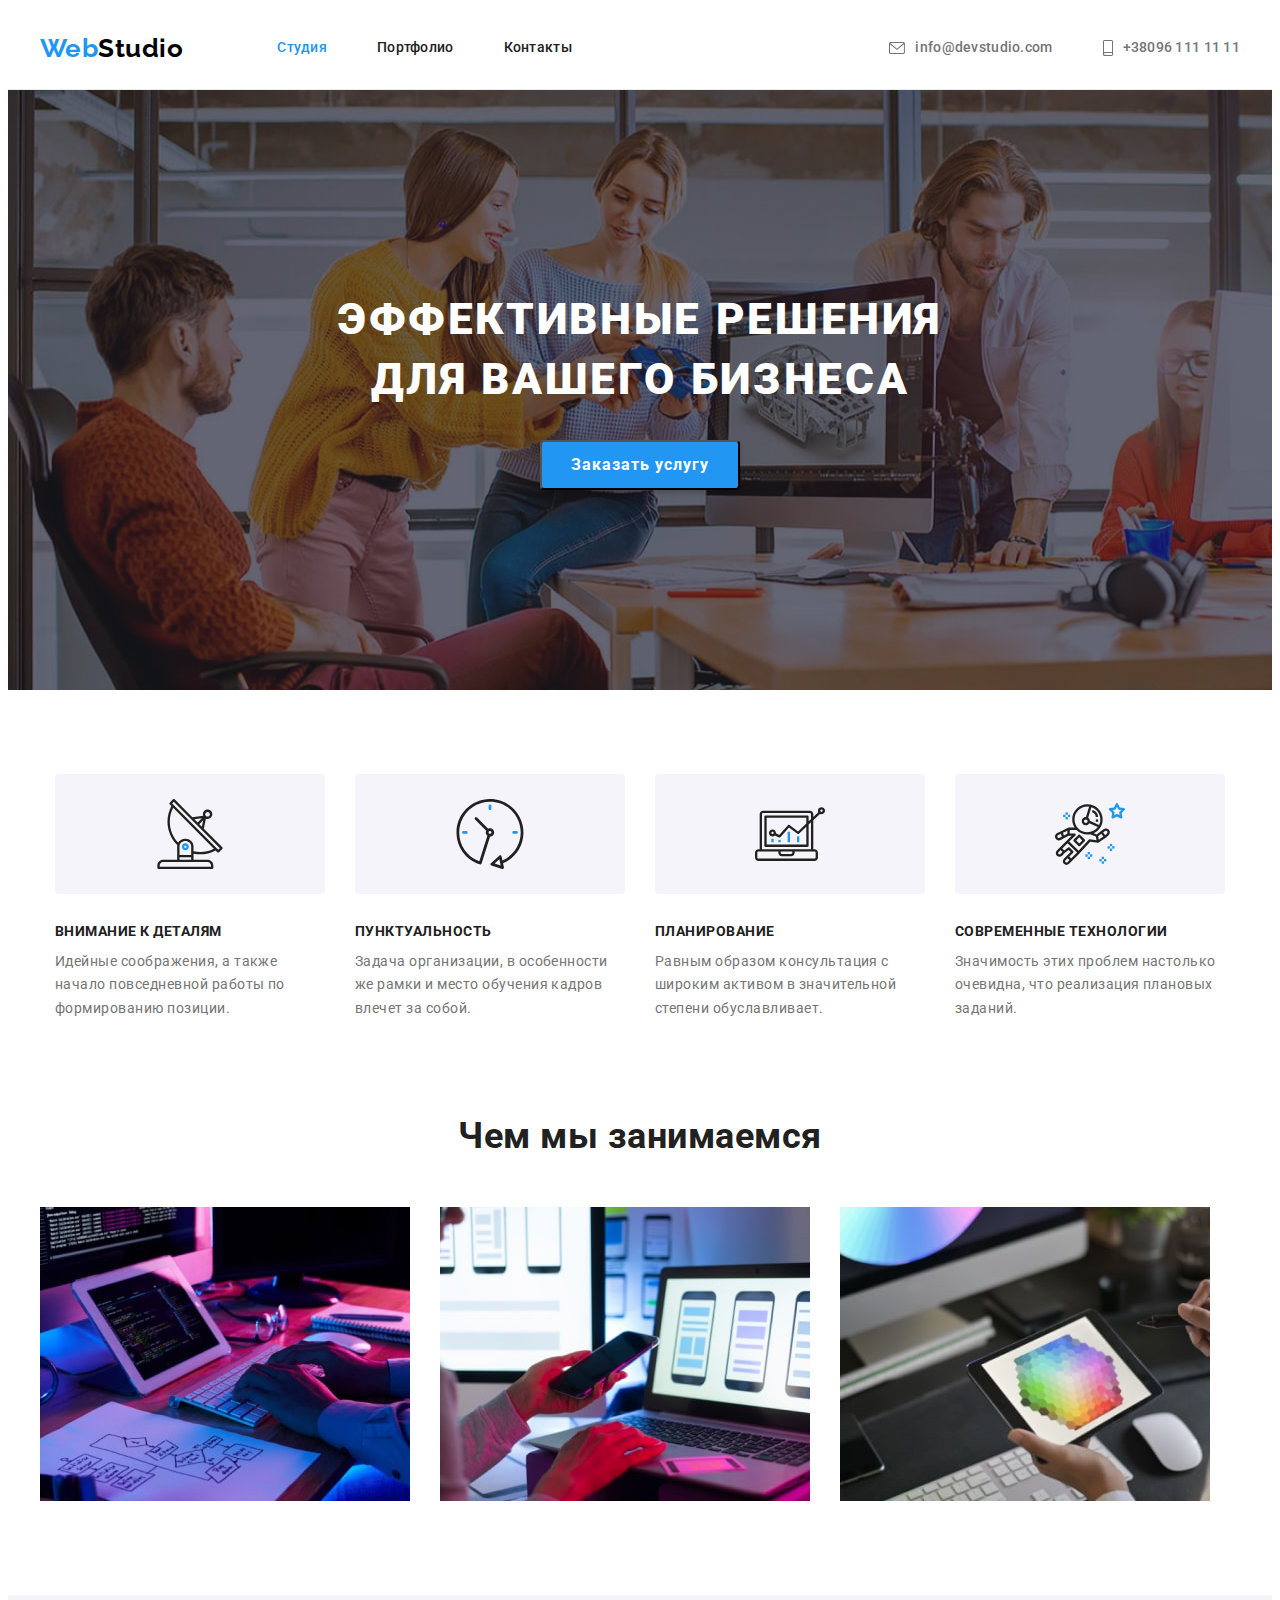
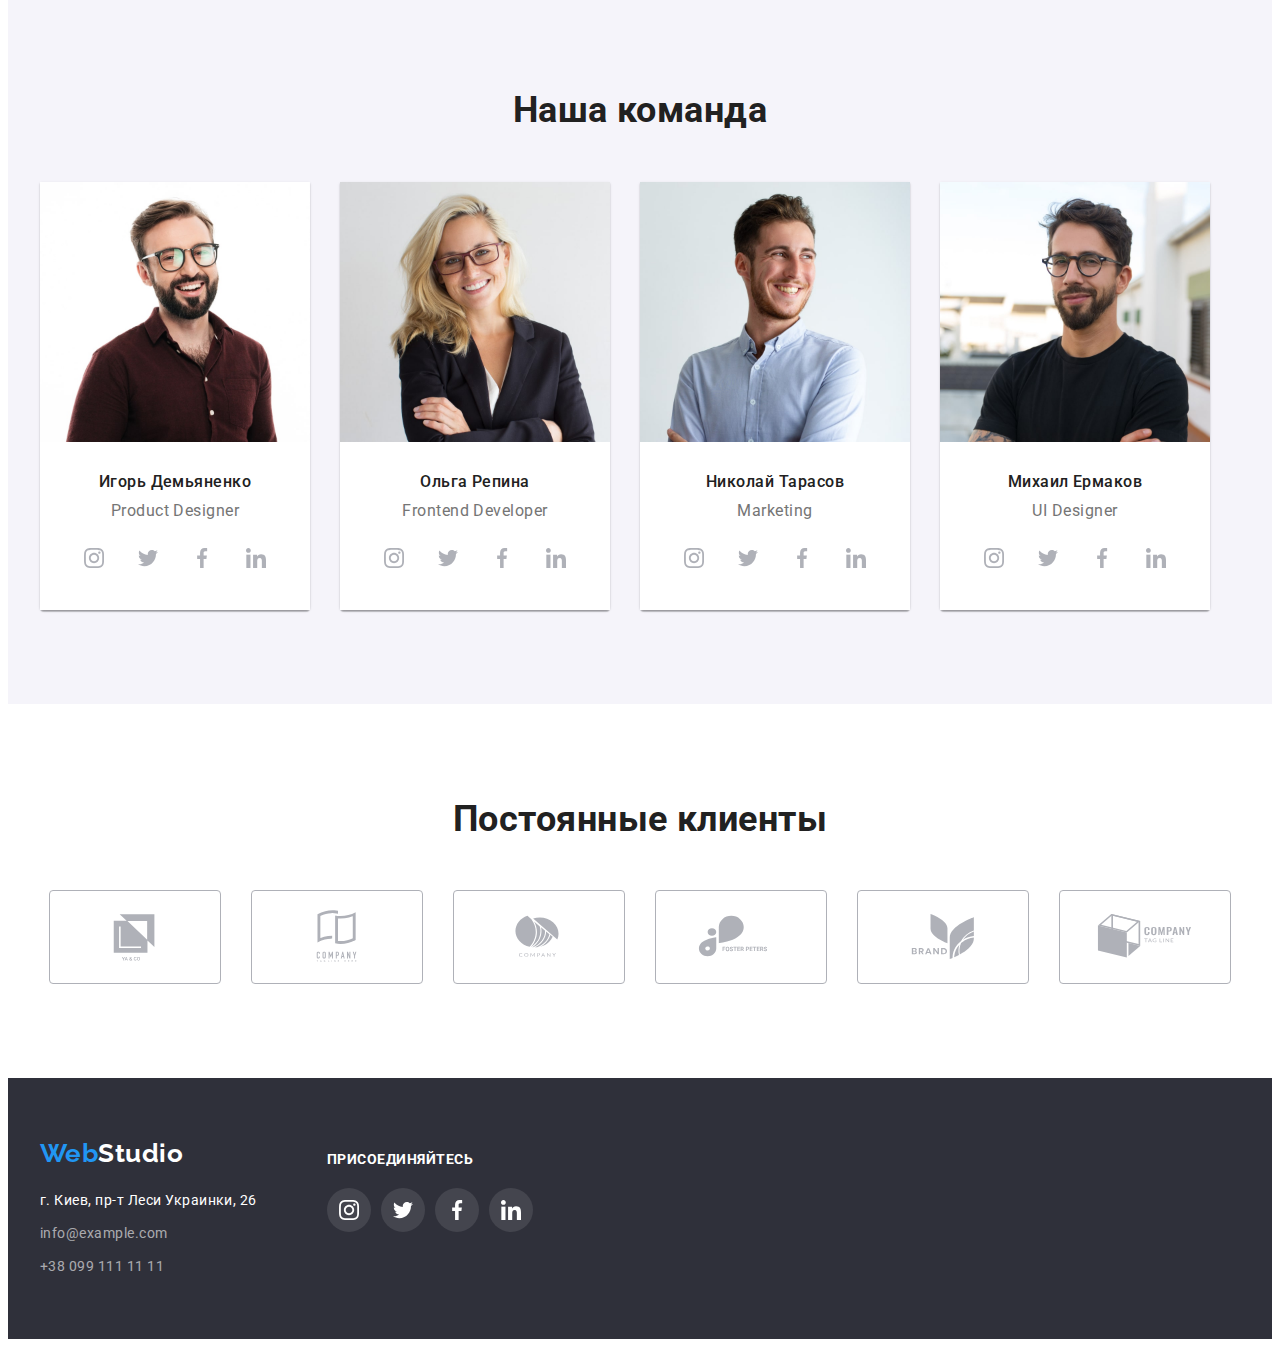
<file: index.html>
<!DOCTYPE html>
<html lang="ru">

<head>
    <meta charset="UTF-8">
    <meta http-equiv="X-UA-Compatible" content="IE=edge">
    <meta name="viewport" content="width=device-width, initial-scale=1.0">
    <link rel="preconnect" href="https://fonts.googleapis.com">
    <link rel="preconnect" href="https://fonts.gstatic.com" crossorigin>
    <link
        href="https://fonts.googleapis.com/css2?family=Raleway:wght@700&family=Roboto:wght@400;500;700;900&display=swap"
        rel="stylesheet">
    <link rel="stylesheet" href="https://cdnjs.cloudflare.com/ajax/libs/modern-normalize/1.1.0/modern-normalize.min.css"
        integrity="sha512-wpPYUAdjBVSE4KJnH1VR1HeZfpl1ub8YT/NKx4PuQ5NmX2tKuGu6U/JRp5y+Y8XG2tV+wKQpNHVUX03MfMFn9Q=="
        crossorigin="anonymous" referrerpolicy="no-referrer" />
    <link rel="stylesheet" href="./css/styles.css">
    <title>Эффективные решения для вашего бизнеса></title>
</head>

<body>
    <!-- Шапка проекта -->
    <header class="head">
        <div class="container main">
            <nav class="head-navigation main">
                <a href="" class="logo link"><span class="logo-primary-accent">Web</span>Studio</a>
                <ul class="head-list list">
                    <li class="head-content"><a class="head-item link current" href="./index.html">Студия</a></li>
                    <li class="head-content"><a class="head-item link" href="./portfolio.html">Портфолио</a></li>
                    <li class="head-content"><a class="head-item link" href="">Контакты</a></li>
                </ul>
            </nav>
            <ul class="head-btn list">
                <li class="head-btn-content">
                    <a class="btn-item link" href="mailto:">
                        <svg class="head-icon" width="16" height="12">
                            <use href="./css/icons/symbol-defs.svg#icon-envelope"></use>
                        </svg>
                        info@devstudio.com</a></li>
                <li class="head-btn-content">
                    <a class="btn-item link" href="tel:+380961111111">
                        <svg class="head-icon" width="10" height="16">
                            <use href="./css/icons/symbol-defs.svg#icon-smartphone"></use>
                        </svg>
                        +38096 111 11 11</a></li>
            </ul>
        </div>
    </header>

    <main>
        <!-- Герой -->
        <section class="hero">
            <h1 class="hero-title">Эффективные решения<br>для вашего бизнеса</h1>
            <button type="button" class="hero-btn">Заказать услугу</button>
        </section>

        <!-- Преимущества компании -->
        <section class="properties">
            <div class="container">
                <h2 class="hidden">Преимущества компании</h2>
                <ul class="properties-list list">
                    <li class="properties-item">
                        <a href="" class="properties-link"><svg class="properties-icon" width="70" height="70">
                            <use href="./css/icons/symbol-defs.svg#icon-antenna"></use>
                            </svg></a>
                        <h3 class="properties-title">Внимание к деталям</h3>
                        <p class="properties-text">Идейные соображения, а также начало повседневной работы по
                            формированию позиции.</p>
                    </li>
                    <li class="properties-item">
                        <a href="" class="properties-link">
                            <svg class="properties-icon" width="70" height="70">
                            <use href="./css/icons/symbol-defs.svg#icon-clock"></use>
                            </svg></a>
                        <h3 class="properties-title">Пунктуальность</h3>
                        <p class="properties-text">Задача организации, в особенности же рамки и место обучения кадров
                            влечет за собой.</p>
                    </li>
                    <li class="properties-item">
                        <a href="" class="properties-link">
                            <svg class="properties-icon" width="70" height="70">
                            <use href="./css/icons/symbol-defs.svg#icon-diagram"></use>
                            </svg></a>
                        <h3 class="properties-title">Планирование</h3>
                        <p class="properties-text">Равным образом консультация с широким активом в значительной степени
                            обуславливает.</p>
                    </li>
                    <li class="properties-item">
                        <a href="" class="properties-link">
                            <svg class="properties-icon" width="70" height="70">
                            <use href="./css/icons/symbol-defs.svg#icon-astronaut"></use>
                            </svg></a>
                        <h3 class="properties-title">Современные технологии</h3>
                        <p class="properties-text">Значимость этих проблем настолько очевидна, что реализация плановых
                            заданий.</p>
                    </li>
                </ul>
            </div>
        </section>

        <!-- Чем мы занимаемся -->
        <section class="work">
            <div class="container">
                <h2 class="work-title">Чем мы занимаемся</h2>
                <ul class="work-list list">
                    <li class="work-item"><img src="./images/box-1-min.jpg" alt="Печатает на клавиатуре" width="370"
                            height="294"></li>
                    <li class="work-item"><img src="./images/box-2-min.jpg" alt="Работает в телефоне" width="370"
                            height="294"></li>
                    <li class="work-item"><img src="./images/box-3-min.jpg" alt="Работает с планшетом" width="370"
                            height="294"></li>
                </ul>
            </div>
        </section>

        <!-- Наша команда -->
        <section class="team">
            <div class="container">
                <h2 class="team-title">Наша команда</h2>
                <ul class="team-list list">
                    <li class="team-item">
                        <img src="./images/img-1-Demyanenko-min.jpg" alt="Портрет Игоря Демьяненка" width="270"
                            height="260">
                        <div class="team-content">
                            <h3 class="team-name">Игорь Демьяненко</h3>
                            <p lang="en" class="team-text">Product Designer</p>
                            <ul class="team-contakt-list list">
                                <li class="team-contakt-item">
                                    <a href="" class="team-contakt-link">
                                        <svg class="team-contakt-icon" width="20" height="20">
                                            <use href="./css/icons/symbol-defs.svg#icon-instagram"></use>
                                        </svg></a></li>
                                <li class="team-contakt-item">
                                    <a href="" class="team-contakt-link">
                                        <svg class="team-contakt-icon" width="20" height="20">
                                            <use href="./css/icons/symbol-defs.svg#icon-twitter"></use>
                                        </svg></a></li>
                                <li class="team-contakt-item">
                                    <a href="" class="team-contakt-link">
                                        <svg class="team-contakt-icon" width="20" height="20">
                                            <use href="./css/icons/symbol-defs.svg#icon-facebook"></use>
                                        </svg></a></li>
                                <li class="team-contakt-item">
                                    <a href="" class="team-contakt-link">
                                        <svg class="team-contakt-icon" width="20" height="20">
                                            <use href="./css/icons/symbol-defs.svg#icon-linkedin"></use>
                                        </svg></a></li>
                            </ul>
                        </div>
                    <li class="team-item">
                        <img src="./images/img-2-Repina-min.jpg" alt="Портрет Ольги Репиной" width="270" height="260">
                        <div class="team-content">
                            <h3 class="team-name">Ольга Репина</h3>
                            <p lang="en" class="team-text">Frontend Developer</p>
                            <ul class="team-contakt-list list">
                                <li class="team-contakt-item">
                                    <a href="" class="team-contakt-link">
                                        <svg class="team-contakt-icon" width="20" height="20">
                                            <use href="./css/icons/symbol-defs.svg#icon-instagram"></use>
                                        </svg></a></li>
                                <li class="team-contakt-item">
                                    <a href="" class="team-contakt-link">
                                        <svg class="team-contakt-icon" width="20" height="20">
                                            <use href="./css/icons/symbol-defs.svg#icon-twitter"></use>
                                        </svg></a></li>
                                <li class="team-contakt-item">
                                    <a href="" class="team-contakt-link">
                                        <svg class="team-contakt-icon" width="20" height="20">
                                            <use href="./css/icons/symbol-defs.svg#icon-facebook"></use>
                                        </svg></a></li>
                                <li class="team-contakt-item">
                                    <a href="" class="team-contakt-link">
                                        <svg class="team-contakt-icon" width="20" height="20">
                                            <use href="./css/icons/symbol-defs.svg#icon-linkedin"></use>
                                        </svg></a></li>
                            </ul>
                        </div>
                    </li>
                    <li class="team-item">
                        <img src="./images/img-3-Tarasov-min.jpg" alt="Портрет Николая Тарасова" width="270"
                            height="260">
                        <div class="team-content">
                            <h3 class="team-name">Николай Тарасов</h3>
                            <p lang="en" class="team-text">Marketing</p>
                            <ul class="team-contakt-list list">
                                <li class="team-contakt-item">
                                    <a href="" class="team-contakt-link">
                                        <svg class="team-contakt-icon" width="20" height="20">
                                            <use href="./css/icons/symbol-defs.svg#icon-instagram"></use>
                                        </svg></a></li>
                                <li class="team-contakt-item">
                                    <a href="" class="team-contakt-link">
                                        <svg class="team-contakt-icon" width="20" height="20">
                                            <use href="./css/icons/symbol-defs.svg#icon-twitter"></use>
                                        </svg></a></li>
                                <li class="team-contakt-item">
                                    <a href="" class="team-contakt-link">
                                        <svg class="team-contakt-icon" width="20" height="20">
                                            <use href="./css/icons/symbol-defs.svg#icon-facebook"></use>
                                        </svg></a></li>
                                <li class="team-contakt-item">
                                    <a href="" class="team-contakt-link">
                                        <svg class="team-contakt-icon" width="20" height="20">
                                            <use href="./css/icons/symbol-defs.svg#icon-linkedin"></use>
                                        </svg></a></li>
                            </ul>
                        </div>
                    </li>
                    <li class="team-item">
                        <img src="./images/img-4-Ermakov-min.jpg" alt="Портрет Михаила Ермакова" width="270"
                            height="260">
                        <div class="team-content">
                            <h3 class="team-name">Михаил Ермаков</h3>
                            <p lang="en" class="team-text">UI Designer</p>
                            <ul class="team-contakt-list list">
                                <li class="team-contakt-item">
                                    <a href="" class="team-contakt-link">
                                        <svg class="team-contakt-icon" width="20" height="20">
                                            <use href="./css/icons/symbol-defs.svg#icon-instagram"></use>
                                        </svg></a></li>
                                <li class="team-contakt-item">
                                    <a href="" class="team-contakt-link">
                                        <svg class="team-contakt-icon" width="20" height="20">
                                            <use href="./css/icons/symbol-defs.svg#icon-twitter"></use>
                                        </svg></a></li>
                                <li class="team-contakt-item">
                                    <a href="" class="team-contakt-link">
                                        <svg class="team-contakt-icon" width="20" height="20">
                                            <use href="./css/icons/symbol-defs.svg#icon-facebook"></use>
                                        </svg></a></li>
                                <li class="team-contakt-item">
                                    <a href="" class="team-contakt-link">
                                        <svg class="team-contakt-icon" width="20" height="20">
                                            <use href="./css/icons/symbol-defs.svg#icon-linkedin"></use>
                                        </svg></a></li>
                            </ul>
                        </div>
                    </li>
                </ul>
            </div>
        </section>
<!-- Постоянные клиенты -->
        <section class="clients">
            <div class="container">
                <h2 class="clients-title">Постоянные клиенты</h2>
                <ul class="clients-list list">
                    <li class="clients-item">
                        <a href="" class="clients-link">
                            <svg class="clients-icon" width="106" height="60">
                            <use href="./css/icons/symbol-defs.svg#icon-Logo1"></use>
                        </svg></a></li>
                    <li class="clients-item">
                        <a href="" class="clients-link">
                            <svg class="clients-icon" width="106" height="60">
                            <use href="./css/icons/symbol-defs.svg#icon-Logo2"></use>
                        </svg></a></li>
                    <li class="clients-item">
                        <a href="" class="clients-link">
                            <svg class="clients-icon" width="106" height="60">
                            <use href="./css/icons/symbol-defs.svg#icon-Logo3"></use>
                        </svg></a></li>
                    <li class="clients-item">
                        <a href="" class="clients-link">
                            <svg class="clients-icon" width="106" height="60">
                            <use href="./css/icons/symbol-defs.svg#icon-Logo4"></use>
                        </svg></a></li>
                    <li class="clients-item">
                        <a href="" class="clients-link">
                            <svg class="clients-icon" width="106" height="60">
                            <use href="./css/icons/symbol-defs.svg#icon-Logo5"></use>
                        </svg></a></li>
                    <li class="clients-item">
                        <a href="" class="clients-link">
                            <svg class="clients-icon" width="106" height="60">
                            <use href="./css/icons/symbol-defs.svg#icon-Logo6"></use>
                        </svg></a></li>
                </ul>
            </div>
        </section>
    </main>

    <!-- Футер -->
    <footer class="footer">
        <div class="footer-content container">
            <div class="footer-address">
                <a class="logo-secondary link" href=""><span class="logo-secondary-accent">Web</span>Studio</a>
                <address>
                    <ul class="footer-list list">
                        <li class="footer-item">
                            <a class="footer-item-address link"
                                href="https://goo.gl/maps/cTXmJnBmYdjru8LE6" target="_blank"
                                rel="noopener noreferrer nofollow">г. Киев, пр-т Леси Украинки, 26</a></li>
                        <li class="footer-item">
                            <a class="footer-item-mail link"
                                href="mailto:info@example.com">info@example.com</a></li>
                        <li class="footer-item"><a class="footer-item-tel link" href="tel:+380991111111">+38 099 111 11
                                11</a></li>
                    </ul>
                </address>
            </div>
            <div class="footer-connection">
                <p class="connection">присоединяйтесь</p>
                <ul class="connection-list list">
                    <li class="connection-item">
                        <a href="" class="connection-link">
                            <svg class="connection-icon" width="20" height="20">
                            <use href="./css/icons/symbol-defs.svg#icon-instagram"></use>
                        </svg></a></li>
                    <li class="connection-item">
                        <a href="" class="connection-link">
                            <svg class="connection-icon" width="20" height="20">
                            <use href="./css/icons/symbol-defs.svg#icon-twitter"></use>
                        </svg></a></li>
                    <li class="connection-item">
                        <a href="" class="connection-link">
                            <svg class="connection-icon" width="20" height="20">
                            <use href="./css/icons/symbol-defs.svg#icon-facebook"></use>
                        </svg></a></li>
                    <li class="connection-item">
                        <a href="" class="connection-link">
                            <svg class="connection-icon" width="20" height="20">
                            <use href="./css/icons/symbol-defs.svg#icon-linkedin"></use>
                        </svg></a></li>
                </ul>
             </div>
        </div>
    </footer>
</body>

</html>
</file>
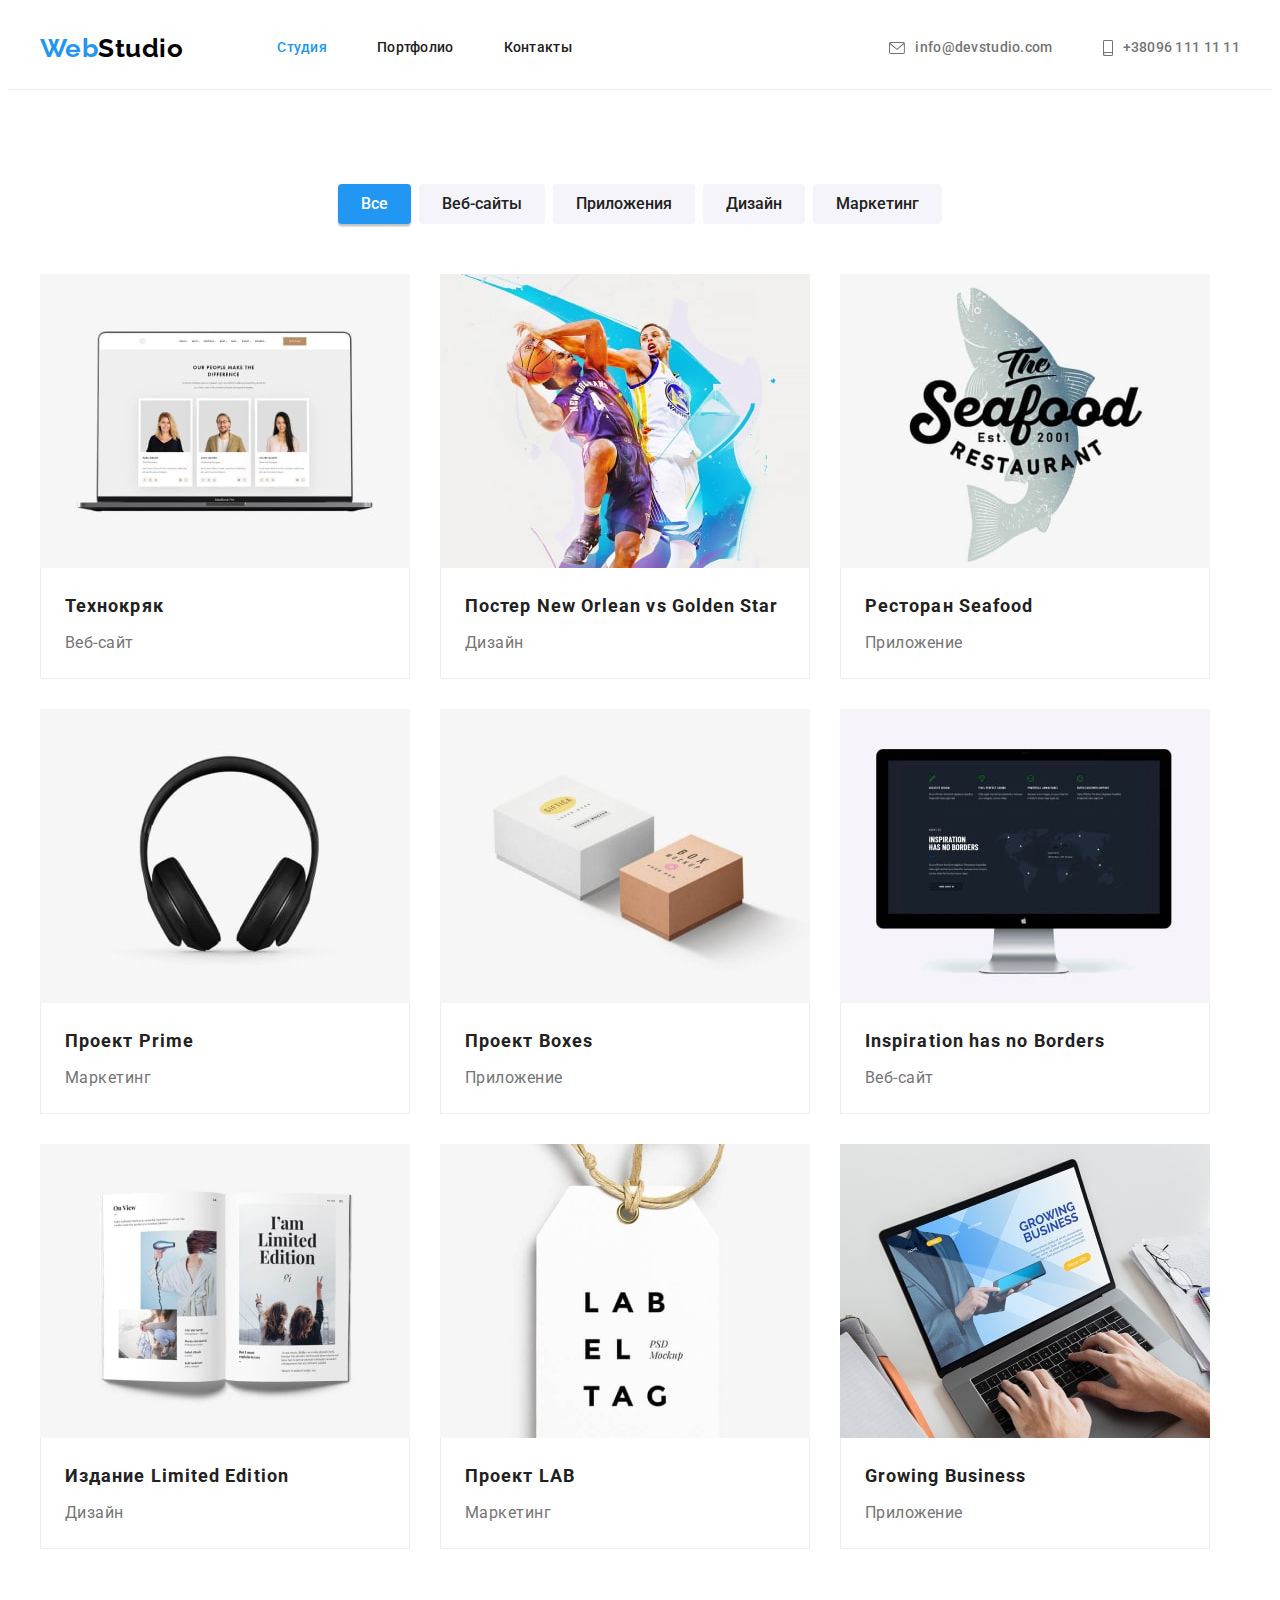
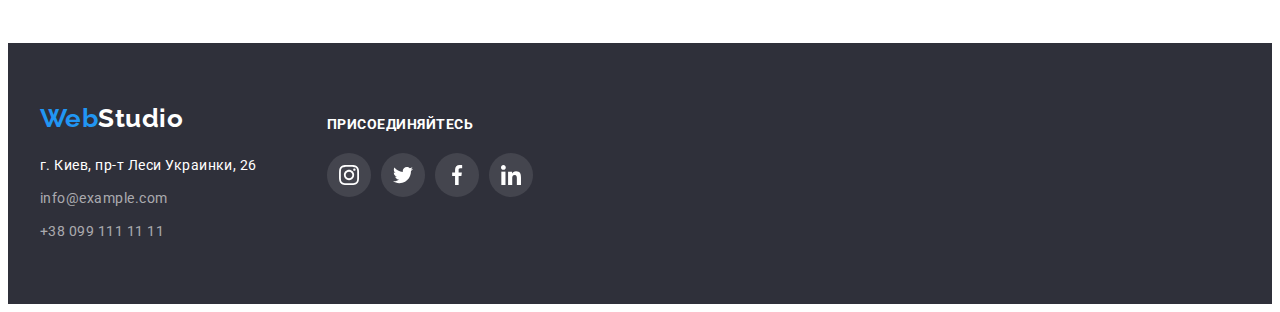
<file: portfolio.html>
<!DOCTYPE html>
<html lang="ru">

<head>
    <meta charset="UTF-8">
    <meta http-equiv="X-UA-Compatible" content="IE=edge">
    <meta name="viewport" content="width=device-width, initial-scale=1.0">
    <link rel="preconnect" href="https://fonts.googleapis.com">
    <link rel="preconnect" href="https://fonts.gstatic.com" crossorigin>
    <link
        href="https://fonts.googleapis.com/css2?family=Raleway:wght@700&family=Roboto:wght@400;500;700;900&display=swap"
        rel="stylesheet">
    <link rel="stylesheet" href="https://cdnjs.cloudflare.com/ajax/libs/modern-normalize/1.1.0/modern-normalize.min.css"
        integrity="sha512-wpPYUAdjBVSE4KJnH1VR1HeZfpl1ub8YT/NKx4PuQ5NmX2tKuGu6U/JRp5y+Y8XG2tV+wKQpNHVUX03MfMFn9Q=="
        crossorigin="anonymous" referrerpolicy="no-referrer" />
    <link rel="stylesheet" href="./css/styles.css">
    <title>Портфолио</title>
</head>

<body>
    <!-- Шапка проекта -->

    <header class="head">
        <div class="container main">
            <nav class="head-navigation main">
                <a href="" class="logo link"><span class="logo-primary-accent">Web</span>Studio</a>
                <ul class="head-list list">
                    <li class="head-content"><a class="head-item link current" href="./index.html">Студия</a></li>
                    <li class="head-content"><a class="head-item link" href="./portfolio.html">Портфолио</a></li>
                    <li class="head-content"><a class="head-item link" href="">Контакты</a></li>
                </ul>
            </nav>
            <ul class="head-btn list">
                <li class="head-btn-content">
                    <a class="btn-item link" href="mailto:">
                        <svg class="head-icon" width="16" height="12">
                            <use href="./css/icons/symbol-defs.svg#icon-envelope"></use>
                        </svg>
                        info@devstudio.com</a>
                </li>
                <li class="head-btn-content">
                    <a class="btn-item link" href="tel:+380961111111">
                        <svg class="head-icon" width="10" height="16">
                            <use href="./css/icons/symbol-defs.svg#icon-smartphone"></use>
                        </svg>
                        +38096 111 11 11</a>
                </li>
            </ul>
        </div>
    </header>

    <main>
        <section class="examples">
            <div class="container">
                <h1 class="hidden">Примеры работ</h1>
                <ul class="btn-list list">
                    <li class="btn-content"><button type="button" class="examples-btn-item current">Все</button></li>
                    <li class="btn-content"><button type="button" class="examples-btn-item">Веб-сайты</button></li>
                    <li class="btn-content"><button type="button" class="examples-btn-item">Приложения</button></li>
                    <li class="btn-content"><button type="button" class="examples-btn-item">Дизайн</button></li>
                    <li class="btn-content"><button type="button" class="examples-btn-item">Маркетинг</button></li>
                </ul>

                <ul class="examples-list list">
                    <li class="examples-link">
                        <a href="" class="link">
                            <img src="./images-portfolio/Technokryak.jpg" alt="Страница сайта на ноутбуке" height="294"
                                width="370">
                            <div class="examples-content">
                                <h2 class="examples-title link">Технокряк</h2>
                                <p class="examples-text link">Веб-сайт</p>
                            </div>
                        </a>
                    </li>
                    <li class="examples-link">
                        <a href="" class="link">
                            <img src="./images-portfolio/NO_vs_GS.jpg" alt="Игра в баскетбол" height="294" width="370">
                            <div class="examples-content">
                                <h2 class="examples-title link">Постер New Orlean vs Golden Star</h2>
                                <p class="examples-text link">Дизайн</p>
                            </div>
                        </a>
                    </li>
                    <li class="examples-link">
                        <a href="" class="link">
                            <img src="./images-portfolio/Seafood.jpg" alt="Рыба" height="294" width="370">
                            <div class="examples-content">
                                <h2 class="examples-title link">Ресторан Seafood</h2>
                                <p class="examples-text link">Приложение</p>
                            </div>
                        </a>
                    </li>
                    <li class="examples-link">
                        <a href="" class="link">
                            <img src="./images-portfolio/Prime.jpg" alt="Чёрные наушники" height="294" width="370">
                            <div class="examples-content">
                                <h2 class="examples-title link">Проект Prime</h2>
                                <p class="examples-text link">Маркетинг</p>
                            </div>
                        </a>
                    </li>
                    <li class="examples-link">
                        <a href="" class="link">
                            <img src="./images-portfolio/Boxes.jpg" alt="Две коробки" height="294" width="370">
                            <div class="examples-content">
                                <h2 class="examples-title link">Проект Boxes</h2>
                                <p class="examples-text link">Приложение</p>
                            </div>
                        </a>
                    </li>
                    <li class="examples-link">
                        <a href="" class="link">
                            <img src="./images-portfolio/Inspiration_has_no_Borders.jpg" alt="Монитор" height="294"
                                width="370">
                            <div class="examples-content">
                                <h2 class="examples-title link">Inspiration has no Borders</h2>
                                <p class="examples-text link">Веб-сайт</p>
                            </div>
                        </a>
                    </li>
                    <li class="examples-link">
                        <a href="" class="link">
                            <img src="./images-portfolio/Limited_Edition.jpg" alt="Открытая страница журнала"
                                height="294" width="370">
                            <div class="examples-content">
                                <h2 class="examples-title link">Издание Limited Edition</h2>
                                <p class="examples-text link">Дизайн</p>
                            </div>
                        </a>
                    </li>
                    <li class="examples-link">
                        <a href="" class="link">
                            <img src="./images-portfolio/LAB.jpg" alt="Этикетка" height="294" width="370">
                            <div class="examples-content">
                                <h2 class="examples-title link">Проект LAB</h2>
                                <p class="examples-text link">Маркетинг</p>
                            </div>
                        </a>
                    </li>
                    <li class="examples-link">
                        <a href="" class="link">
                            <img src="./images-portfolio/Growing_Business.jpg" alt="Печатает на ноутбуке" height="294"
                                width="370">
                            <div class="examples-content">
                                <h2 class="examples-title">Growing Business</h2>
                                <p class="examples-text">Приложение</p>
                            </div>
                        </a>
                    </li>
                </ul>
            </div>
        </section>
    </main>

    <!-- Футер -->
    <footer class="footer">
        <div class="footer-content container">
            <div class="footer-address">
                <a class="logo-secondary link" href=""><span class="logo-secondary-accent">Web</span>Studio</a>
                <address>
                    <ul class="footer-list list">
                        <li class="footer-item"><a class="footer-item-address link"
                                href="https://goo.gl/maps/cTXmJnBmYdjru8LE6" target="_blank"
                                rel="noopener noreferrer nofollow">г. Киев, пр-т Леси Украинки, 26</a></li>
                        <li class="footer-item"><a class="footer-item-mail link"
                                href="mailto:info@example.com">info@example.com</a></li>
                        <li class="footer-item"><a class="footer-item-tel link" href="tel:+380991111111">+38 099 111 11
                                11</a></li>
                    </ul>
                </address>
            </div>
            <div class="footer-connection">
                <p class="connection">присоединяйтесь</p>
                <ul class="connection-list list">
                    <li class="connection-item">
                        <a href="" class="connection-link">
                        <svg class="connection-icon" width="20" height="20">
                                <use href="./css/icons/symbol-defs.svg#icon-instagram"></use>
                            </svg></a></li>
                    <li class="connection-item"><a href="" class="connection-link twitter">
                        <svg class="connection-icon" width="20" height="20">
                                <use href="./css/icons/symbol-defs.svg#icon-twitter"></use>
                            </svg></a></li>
                    <li class="connection-item"><a href="" class="connection-link">
                        <svg class="connection-icon" width="20" height="20">
                                <use href="./css/icons/symbol-defs.svg#icon-facebook"></use>
                            </svg></a></li>
                    <li class="connection-item"><a href="" class="connection-link">
                        <svg class="connection-icon" width="20" height="20">
                                <use href="./css/icons/symbol-defs.svg#icon-linkedin"></use>
                            </svg></a></li>
                </ul>
            </div>
        </div>
    </footer>
</body>

</html>
</file>
<file: css/styles.css>
:root {
    --head-background-color: #FFFFFF;
    --main-bcg-color: #FFFFFF;
    --team-background-color: #F5F4FA;
    --hero-background-color: #2F303A;
    --footer-background-color: #2F303A;
    --accent-color: #2196F3;
    --logo-primary-color: #000;
    --logo-secondary-color: #FFFFFF;
    --header-nav-text-color: #212121;
    --header-btn-text-color: #757575;
    --hero-text-color: #FFFFFF;
    --hero-btn-text-color: #FFFFFF;
    --prorerties-background-color: #F5F4FA;
    --properties-title-color: #212121;
    --properties-text-color: #757575;
    --work-title-color: #212121;
    --team-top-text-color: #212121;
    --team-bottom-text-color: #757575;
    --team-background-color: #F5F4FA;
    --team-card-background-color: #FFFFFF;
    --clients-title-color: #212121;
    --footer-main-text-color: #FFFFFF;
    --footer-secondary-text-color: rgba(255, 255, 255, 0.6);
    --portfolio-bcg-color: #FFFFFF;
    --portfolio-title-text-color: #212121;
    --portfolio-btn-text-color: #212121;
    --portfolio-btn-bcg-color: #F5F4FA;
    --portfolio-main-text-color: #757575;
}

body {
    font-family: 'Roboto', 'Tahoma', sans-serif;
    letter-spacing: 0.03em;

    color: var(--properties-text-color);
}

/* шапка */

.link {
    text-decoration: none;
}

.list {
    list-style: none;
    margin: 0;
    padding: 0;
}

img {
    display: block;
}

.container {
    width: 1200px;
    margin-left: auto;
    margin-right: auto;
    padding-left: 15px;
    padding-right: 15px;
}

.head .main {
    display: flex;
    align-items: center;
}

.head-list,
.head-btn {
    display: flex;
}

.head-btn {
    margin-left: auto;
}

.logo,
.logo-secondary {
    font-family: 'Raleway', sans-serif;
    font-weight: 700;
    font-size: 26px;
    line-height: 1.19;

    color: var(--logo-primary-color);
}

.logo {
    margin-right: 94px;
    display: block;
    padding-top: 25px;
    padding-bottom: 25px;
}

.logo-primary-accent,
.logo-secondary-accent {
    color: var(--accent-color);
}

.logo-primary-accent:hover,
.logo-primary-accent:focus {
    color: var(--logo-color);
}

.logo:hover,
.logo:focus {
    color: var(--accent-color);
}

.head {
    background-color: var(--head-background-color);
    border-bottom: 1px solid #ECECEC;
}

.head-item {
    color: var(--header-nav-text-color);
}

.head-content:not(:last-child) {
    margin-right: 50px;
}

.head-btn-content:not(:last-child) {
    margin-right: 50px;
}

.btn-item {
    color: var(--header-btn-text-color);
}

.head-item,
.btn-item {
    font-weight: 500;
    font-size: 14px;
    line-height: 1.14;
    letter-spacing: 0.02em;

    display: block;
    padding-top: 32px;
    padding-bottom: 32px;
    
}

.btn-item {
    display: flex;
    justify-content: center;
    align-items: center;
}

.head-icon {
    margin-right: 10px;
    fill: var(--header-btn-text-color);
}

.head-item:hover,
.head-item:focus,
.head-item.current,
.btn-item:hover,
.btn-item:focus {
    color: var(--accent-color);
}

.btn-item:hover .head-icon {
    fill: var(--accent-color);
}

.btn-item:focus .head-icon {
    fill: var(--accent-color);
}

.btn-item:hover,
.btn-item:focus .head-icon {
fill: var(--accent-color);
}

/* герой */

.hero {
    background-color: var(--hero-background-color);
    text-align: center;
    padding-top: 200px;
    padding-bottom: 200px;

    background-image: linear-gradient(rgba(47, 48, 58, 0.4), rgba(47, 48, 58, 0.4)),
        url(../images/hero.jpg);
    background-size: 1600px;
    background-repeat: no-repeat;
}

.hero-title {
    font-weight: 900;
    font-size: 44px;
    line-height: 1.36;
    letter-spacing: 0.06em;
    text-transform: uppercase;

    color: var(--hero-text-color);

    margin-top: 0;
    margin-bottom: 30px;
}

.hero-btn {
    font-family: inherit;
    font-weight: 700;
    font-size: 16px;
    line-height: 1.88;
    letter-spacing: 0.06em;

    color: var(--hero-btn-text-color);
    background-color: var(--accent-color);
    min-width: 200px;
    min-height: 50px;

    box-shadow: 0px 4px 4px rgba(0, 0, 0, 0.15);
    border-radius: 4px;
}

.hero-btn:hover,
.hero-btn:focus {
    color: var(--accent-color);
    background-color: #FFFFFF;
}

.hero-btn,
.examples-btn-item {
    cursor: pointer;
}

/* преимущества компании */

.hidden {
    position: absolute;
    width: 1px;
    height: 1px;
    margin: -1px;
    border: 0;
    padding: 0;
    white-space: nowrap;
    clip-path: inset(100%);
    clip: rect(0 0 0 0);
    overflow: hidden;
}

.properties {
    padding-top: 84px;
    padding-bottom: 94px;

    background-color: var(--main-bcg-color);
}

.properties-list {
    display: flex;
    justify-content: center;
}

.properties-item {
    max-width: 270px;
}

.properties-link {
    width: 270px;
    height: 120px;
    background-color: var(--prorerties-background-color);
    display: flex;
    justify-content: center;
    align-items: center;
    margin-bottom: 30px;
    border-radius: 4px;
}

.properties-link:not(:last-child) {
    margin-right: 30px;
}

.properties-item:not(:last-child) {
    margin-right: 30px;
}

.properties-title {
    font-weight: 700;
    font-size: 14px;
    line-height: 1.14;
    text-transform: uppercase;

    margin-top: 0;
    margin-bottom: 10px;

    color: var(--properties-title-color);
}

.properties-text {
    font-size: 14px;
    line-height: 1.71;

    margin-top: 0;
    margin-bottom: 0;
}

/* чем мы занимаемся */

.work-title,
.team-title {
    font-size: 36px;
    line-height: 1.17;
    text-align: center;

    color: var(--work-title-color);
}

.work-title {
    margin-top: 0;
    margin-bottom: 50px;
}

.work {
    padding-top: 0;
    padding-bottom: 94px;

    background-color: var(--main-bcg-color);
}

.work-list {
    display: flex;
}

.work-item {
    width: 370px;
    height: 294px;
    margin-right: 30px;
}

.work-item:last-child {
    margin-right: 0;
}

/* наша команда */

.team {
    background-color: var(--team-background-color);
    padding-top: 94px;
    padding-bottom: 94px;
}

.team-list {
    display: flex;
}

.team-item {
    box-shadow: 0px 1px 3px rgba(0, 0, 0, 0.12),
        0px 1px 1px rgba(0, 0, 0, 0.14),
        0px 2px 1px rgba(0, 0, 0, 0.2);
    border-radius: 0px 0px 4px 4px;
}

.team-item:not(:last-child) {
    margin-right: 30px;
}

.team-name,
.team-text {
    font-size: 16px;
    line-height: 1.19;
    text-align: center;
}

.team-title {
    margin-top: 0;
    margin-bottom: 50px;
}

.team-content {
    padding-top: 30px;
    padding-bottom: 30px;
    background-color: var(--team-card-background-color);
}

.team-name {
    font-weight: 500;

    color: var(--team-top-text-color);

    margin-top: 0;
    margin-bottom: 10px;
}

.team-text {
    color: var(--team-bottom-text-color);

    margin-top: 0;
    margin-bottom: 16px;
}

.team-contakt-list {
    display: flex;
    justify-content: center;
    }

.team-contakt-link {
    width: 44px;
    height: 44px;
    background-color: transparent;
    border-radius: 50%;
    display: flex;
    justify-content: center;
    align-items: center;
}

.team-contakt-link:hover,
.team-contakt-link:focus {
    background-color: var(--accent-color);
}

.team-contakt-link:hover .team-contakt-icon,
.team-contakt-link:focus .team-contakt-icon {
    fill: #FFFFFF;
}

.team-contakt-item:not(:last-child) {
    margin-right: 10px;
}

.team-contakt-icon {
    fill: #AFB1B8;
}

/* Клиенты */

.clients {
    padding-top: 94px;
    padding-bottom: 94px;
    text-align: center;
}

.clients-title {
    font-size: 36px;
    line-height: 1.17;

    color: var(--clients-title-color);

    margin-top: 0;
    margin-bottom: 50px;
}

.clients-item {
    border: 1px solid #AFB1B8;
    border-radius: 4px;
}

.clients-item:not(:last-child) {
    margin-right: 30px;
}

.clients-list {
    display: flex;
    justify-content: center;
 }
 
 .clients-link {
    width: 170px;
    height: 92px;
    background-color: transparent;
    display: flex;
    justify-content: center;
    align-items: center;
}

.clients-icon {
    fill: #AFB1B8;
}

.clients-item:hover {
    border-color: var(--accent-color);
}

.clients-item:hover .clients-icon {
    fill: var(--accent-color);
} 

.clients-link:focus .clients-icon {
    fill: var(--accent-color);
}
/* футер */

.footer {
    background-color: var(--footer-background-color);

    padding-top: 60px;
    padding-bottom: 60px;
}

.footer-content {
    display: flex;
}

.footer-connection {
    margin-left: 70px;
    margin-right: auto;
}

.connection {
    font-weight: 700;
    font-size: 14px;
    line-height: 1.14;
    text-transform: uppercase;

    color: var(--footer-main-text-color);

    margin-bottom: 20px;
}

.connection-list {
    display: flex;
    justify-content: center;
}

.connection-link {
    width: 44px;
    height: 44px;
    background-color: rgba(255, 255, 255, 0.1);
    border-radius: 50%;
    display: flex;
    justify-content: center;
    align-items: center;
}

.connection-item:not(:last-child) {
    margin-right: 10px;
}

.connection-icon {
fill: #FFFFFF;
}

.connection-link:hover,
.connection-link:focus  {
   background-color: var(--accent-color);
}

.logo-secondary {
    color: var(--logo-secondary-color);

    display: block;
    margin-top: 0;
    margin-bottom: 20px;
    min-width: 145px;
}

.logo-secondary-accent {
    color: var(--accent-color);
}

.logo-secondary:hover,
.logo-secondary:focus {
    color: var(--accent-color);
}

.footer-item-tel,
.footer-item-mail,
.footer-item-address {
    font-size: 14px;
    line-height: 1.71;
}

.footer-item-tel,
.footer-item-mail {
    color: var(--footer-secondary-text-color);
}

.footer-item-address {
    color: var(--footer-main-text-color);
    min-width: 231px;
}

.footer-item:not(:last-child) {
    margin-top: 0;
    margin-bottom: 9px;
}

.footer-item-address:hover,
.footer-item-address:focus,
.footer-item-mail:hover,
.footer-item-mail:focus,
.footer-item-tel:hover,
.footer-item-tel:focus {
    color: var(--accent-color);
}

address {
    font-style: normal;
}

/* Страница Портфолио */

.examples {
    padding: 94px 0px;
}

.btn-list {
    display: flex;
    margin-top: 0;
    margin-bottom: 50px;
    justify-content: center;
}

.btn-content:not(:last-child) {
    margin-right: 8px;
}

.examples-btn-item {
    font-family: inherit;
    font-weight: 500;
    font-size: 16px;
    line-height: 1.62;
    text-align: center;

    color: var(--portfolio-title-text-color);
    background-color: var(--portfolio-btn-bcg-color);

    border-radius: 4px;
    border: 1px solid transparent;
    padding: 6px 22px;
}

.examples-btn-item:hover,
.examples-btn-item:focus,
.examples-btn-item.current {
    color: #FFFFFF;
    background-color: var(--accent-color);
    box-shadow: 0px 3px 1px rgba(0, 0, 0, 0.1),
        0px 1px 2px rgba(0, 0, 0, 0.08),
        0px 2px 2px rgba(0, 0, 0, 0.12);
}

.examples-link:hover,
.examples-link:focus {
    background-color: #FFFFFF;
    box-shadow: 0px 1px 1px rgba(0, 0, 0, 0.12),
    0px 4px 4px rgba(0, 0, 0, 0.06),
    1px 4px 6px rgba(0, 0, 0, 0.16);
}

.examples-list.list {
    display: flex;
    flex-wrap: wrap;
}

.examples-link {
    background-color: #FFFFFF;

    width: 370px;
    margin-right: 30px;
    margin-bottom: 30px;
}

.examples-link:nth-child(3n) {
    margin-right: 0;
}

.examples-link:nth-last-child(-n+3) {
    margin-bottom: 0;
}

.examples-content {
    padding: 20px 24px;
    border-left: 1px solid #EEEEEE;
    border-right: 1px solid #EEEEEE;
    border-bottom: 1px solid #EEEEEE;
}

.examples-title {
    font-size: 18px;
    line-height: 2;
    letter-spacing: 0.06em;

    color: var(--portfolio-title-text-color);

    max-width: 322px;
    margin-bottom: 4px;
    margin-top: 0;
}

.examples-text {
    font-size: 16px;
    line-height: 1.88;

    color: var(--portfolio-main-text-color);

    max-width: 322px;
    margin-bottom: 0;
    margin-top: 0;
}
</file>
